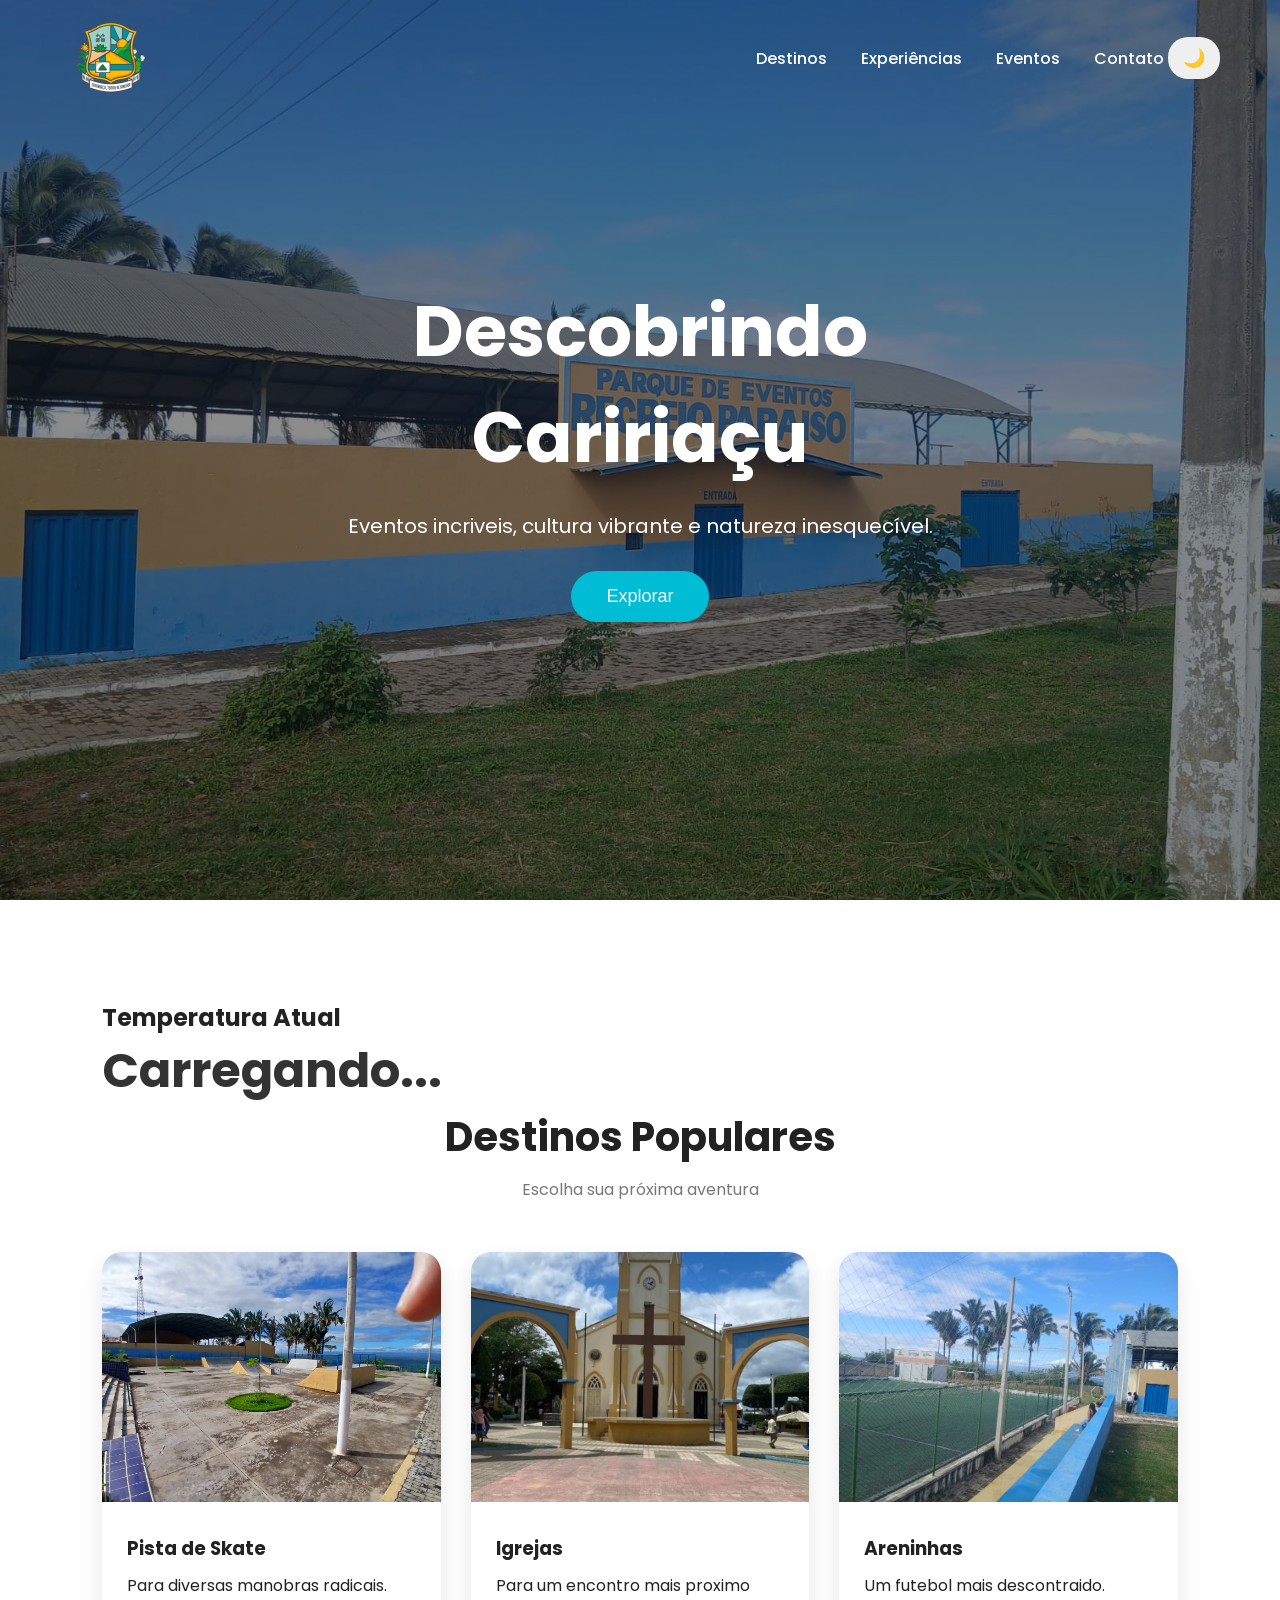
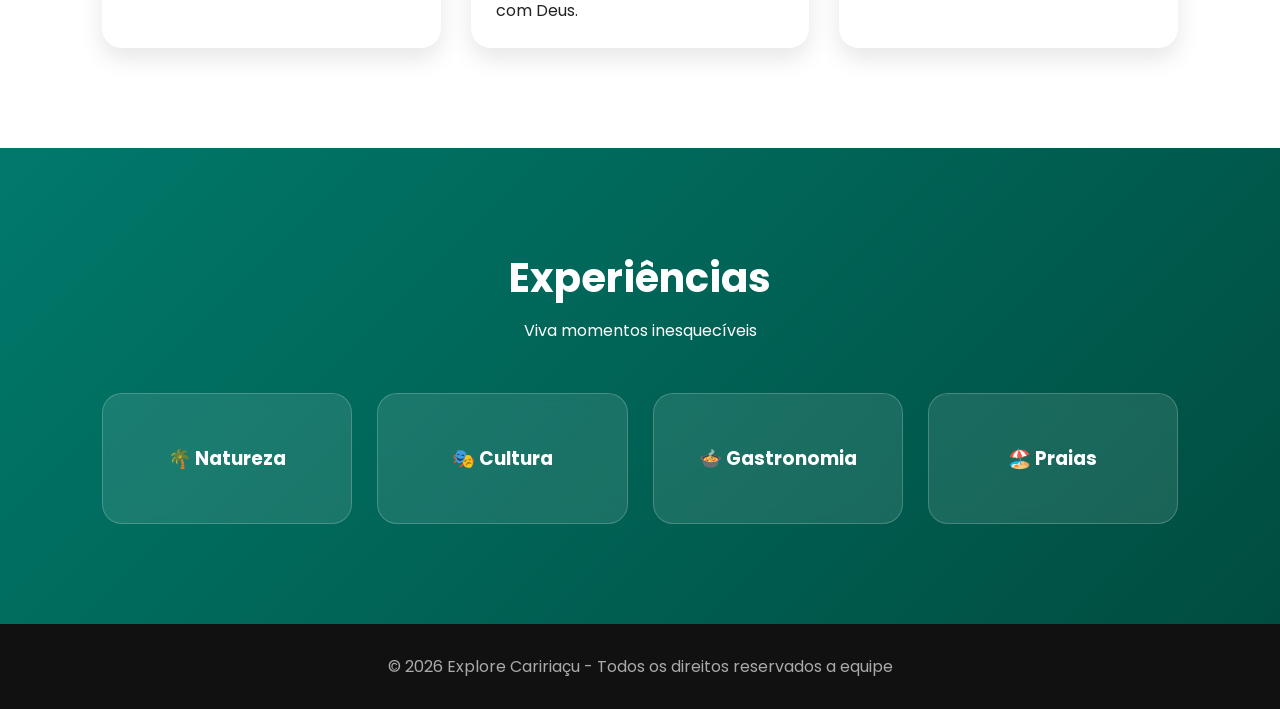
<file: AULA PYTHON 1/index.html>
<!DOCTYPE html>
<html lang="pt-BR">
<head>
  <meta charset="UTF-8" />
  <meta name="viewport" content="width=device-width, initial-scale=1.0"/>
  <title>Explore Brasil</title>

  <link rel="stylesheet" href="styles.css"/>

  <link rel="preconnect" href="https://fonts.googleapis.com">
  <link href="https://fonts.googleapis.com/css2?family=Poppins:wght@300;400;500;600;700&display=swap" rel="stylesheet">
</head>
<body>
  
  <header class="header">
<img class="Brasao" src="link430.jpg" alt="">
    <nav>
      <a href="#">Destinos</a>
      <a href="#">Experiências</a>
      <a href="#">Eventos</a>
      <a href="#">Contato</a>
      
      <button id="darkModeBtn">🌙</button>
    </nav>
  </header>
  <section class="hero">
    <div class="overlay"></div>

    <div class="hero-content">
      <h1>Descobrindo Caririaçu</h1>
      <p>
        Eventos incriveis, cultura vibrante e natureza inesquecível.
      </p>
      <button id="exploreBtn">Explorar</button>
    </div>
  </section>
  <section class="destinos">
    <div class=".Temperatura">
        <h1>Temperatura Atual</h1>
        <div id="temperatura">Carregando...</div>
    </div>
    <div class="section-title">
      <h2>Destinos Populares</h2>
      <p>Escolha sua próxima aventura</p>
    </div>
    <div class="cards">
      <div class="card">
        <img src="Skate1.jpeg" alt="">
        <div class="card-content">
          <h3>Pista de Skate</h3>
          <p>Para diversas manobras radicais.</p>
        </div>
      </div>

      <div class="card">
        <img src="Igrejas.jpeg" alt="">
        <div class="card-content">
          <h3>Igrejas</h3>
          <p>Para um encontro mais proximo com Deus.</p>
        </div>
      </div>

      <div class="card">
        <img src="Quadra.jpeg" alt="">
        <div class="card-content">
          <h3>Areninhas</h3>
          <p>Um futebol mais descontraido.</p>
        </div>
      </div>
    </div>
  </section>
  <section class="experiencias">

    <div class="section-title light">
      <h2>Experiências</h2>
      <p>Viva momentos inesquecíveis</p>
    </div>

    <div class="experience-grid">

      <div class="experience-item">
        <h3>🌴 Natureza</h3>
      </div>

      <div class="experience-item">
        <h3>🎭 Cultura</h3>
      </div>
      <div class="experience-item">
        <h3>🍲 Gastronomia</h3>
      </div>
      <div class="experience-item">
        <h3>🏖️ Praias</h3>
      </div>
    </div>
  </section>
  <footer>
    <p>© 2026 Explore Caririaçu - Todos os direitos reservados a equipe   </p>
  </footer>
  <script src="script.js"></script>
</body>
</html>
</file>
<file: AULA PYTHON 1/styles.css>
*{
  margin:0;
  padding:0;
  box-sizing:border-box;
}

/* BOTÃO */

#darkModeBtn{
  padding:10px 15px;
  border:none;
  border-radius:20px;
  cursor:pointer;
  font-size:18px;
}

/* MODO ESCURO */

body.dark-mode{
  background:#121212;
  color:#ffffff;
}

body.dark-mode .destinos{
  background:#1a1a1a;
}

body.dark-mode .card{
  background:#222;
  color:white;
}

body.dark-mode .card-content p{
  color:#ccc;
}

body.dark-mode footer{
  background:#000;
}

body.dark-mode .header.scrolled{
  background:#111;
}

body.dark-mode .section-title p{
  color:#bbb;
}

body{
  font-family:'Poppins', sans-serif;
  background:#fff;
  color:#222;
}

/* HEADER */

.header{
  position:fixed;
  width:100%;
  top:0;
  left:0;

  display:flex;
  justify-content:space-between;
  align-items:center;

  padding:20px 60px;

  z-index:1000;

  transition:0.4s;
  gap: 10px;
}

.header.scrolled{
  background:#000000cc;
  backdrop-filter: blur(10px);
}

nav a{
  color:white;
  text-decoration:none;
  margin-left:30px;
  font-weight:500;
  transition:0.3s;
}

nav a:hover{
  color:#00d4ff;
}

.hero{
  height:100vh;

  background-image:url('Parque_Principal.jpeg');
  background-size:cover;
  background-position:center;

  position:relative;

  display:flex;
  justify-content:center;
  align-items:center;
  text-align:center;
}

.overlay{
  position:absolute;
  width:100%;
  height:100%;
  background:rgba(0,0,0,0.45);
}

.hero-content{
  position:relative;
  z-index:2;
  color:white;
  max-width:700px;
  padding:20px;
}

.hero-content h1{
  font-size:70px;
  margin-bottom:20px;
}

.hero-content p{
  font-size:20px;
  margin-bottom:30px;
}

.hero-content button{
  padding:15px 35px;
  border:none;
  border-radius:40px;

  background:#00bcd4;
  color:white;

  font-size:18px;
  cursor:pointer;

  transition:0.3s;
}

.hero-content button:hover{
  background:#0097a7;
  transform:translateY(-3px);
}

/* SECTIONS */

.section-title{
  text-align:center;
  margin-bottom:50px;
}

.section-title h2{
  font-size:40px;
  margin-bottom:10px;
}

.section-title p{
  color:#777;
}

.light h2,
.light p{
  color:white;
}

/* DESTINOS */

.destinos{
  padding:100px 8%;
}

.cards{
  display:grid;
  grid-template-columns:repeat(auto-fit,minmax(300px,1fr));
  gap:30px;
}

.card{
  border-radius:20px;
  overflow:hidden;
  box-shadow:0 10px 25px rgba(0,0,0,0.1);

  transition:0.4s;
  background:white;
}

.card:hover{
  transform:translateY(-10px);
}

.card img{
  width:100%;
  height:250px;
  object-fit:cover;
}

.card-content{
  padding:25px;
}

.card-content h3{
  margin-bottom:10px;
}

/* EXPERIÊNCIAS */

.experiencias{
  padding:100px 8%;
  background:linear-gradient(135deg,#00796b,#004d40);
}

.experience-grid{
  display:grid;
  grid-template-columns:repeat(auto-fit,minmax(220px,1fr));
  gap:25px;
}

.experience-item{
  background:rgba(255,255,255,0.1);
  border:1px solid rgba(255,255,255,0.2);
  padding:50px 20px;
  border-radius:20px;
  text-align:center;
  color:white;
  backdrop-filter:blur(8px);
  transition:0.3s;
}

.experience-item:hover{
  transform:scale(1.05);
  background:rgba(255,255,255,0.2);
}

/* FOOTER */

footer{
  background:#111;
  color:#aaa;
  text-align:center;
  padding:30px;
}

/* RESPONSIVO */

@media(max-width:768px){

  .header{
    padding:20px;
  }

  nav{
    display:none;
  }

  .hero-content h1{
    font-size:45px;
  }

  .hero-content p{
    font-size:16px;
  }

}

.Brasao{
    width: 100px;
    height: auto;
}

.Temperatura {
    background: white;
    padding: 30px;
    border-radius: 15px;
    text-align: center;
    box-shadow: 0 5px 15px rgba(0,0,0,0.2);
}

#temperatura {
    font-size: 3rem;
    font-weight: bold;
    color: #333;
}
</file>
